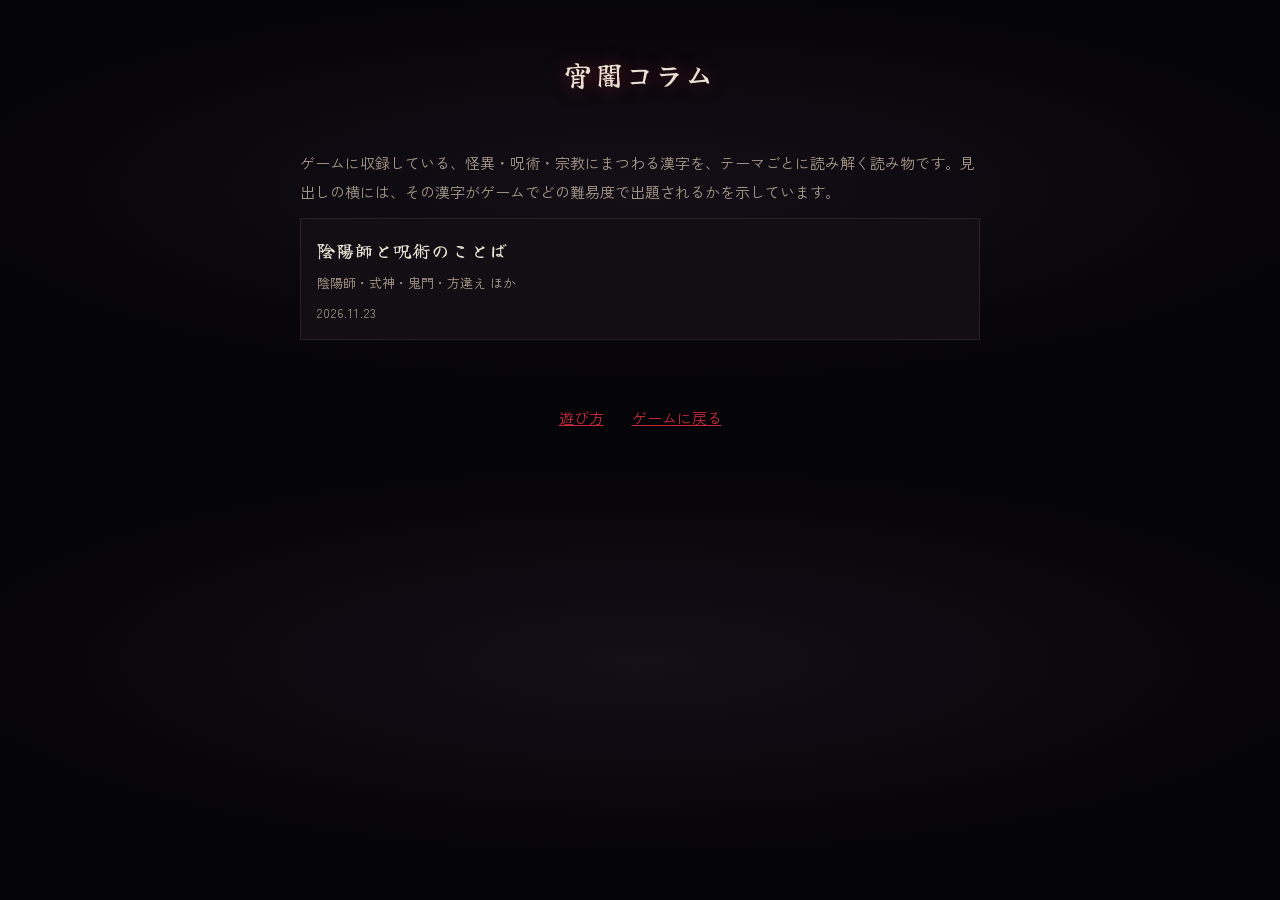
<file: column/index.html>
<!DOCTYPE html>
<html lang="ja">
<head>
<meta charset="UTF-8">
<meta name="viewport" content="width=device-width, initial-scale=1.0">
<title>宵闇コラム | 宵闇漢字解奇譚</title>
<meta name="description" content="ホラー漢字クイズ「宵闇漢字解奇譚」に収録した、怪異・呪術・宗教にまつわる難読漢字の読みと由来を、テーマごとに解説する読み物です。">
<!-- Google アナリティクス -->
<script async src="https://www.googletagmanager.com/gtag/js?id=G-P592WETBHK"></script>
<script>
  window.dataLayer = window.dataLayer || [];
  function gtag(){dataLayer.push(arguments);}
  gtag('js', new Date());
  gtag('config', 'G-P592WETBHK');
</script>
<link rel="icon" type="image/png" sizes="32x32" href="../assets/icons/favicon-32.png">
<link rel="apple-touch-icon" href="../assets/icons/apple-touch-icon.png">
<meta name="theme-color" content="#000000">
<link rel="preconnect" href="https://fonts.googleapis.com">
<link rel="preconnect" href="https://fonts.gstatic.com" crossorigin>
<link href="https://fonts.googleapis.com/css2?family=Yuji+Syuku&family=Zen+Kaku+Gothic+New:wght@400;500;700;900&display=swap" rel="stylesheet">
<link rel="stylesheet" href="../css/base.css">
<link rel="stylesheet" href="../css/legal.css">
<link rel="stylesheet" href="../css/column.css">
</head>
<body>
<main class="legal">
  <h1>宵闇コラム</h1>
  <p class="site-name"></p>

  <p class="lead">ゲームに収録している、怪異・呪術・宗教にまつわる漢字を、テーマごとに読み解く読み物です。見出しの横には、その漢字がゲームでどの難易度で出題されるかを示しています。</p>

  <!-- コラムの一覧。新しいものを上に足していく -->
  <ul class="column-list">
    <li>
      <a href="onmyoji.html">
        <span class="column-title">陰陽師と呪術のことば</span>
        <span class="column-desc">陰陽師・式神・鬼門・方違え ほか</span>
        <span class="column-date">2026.11.23</span>
      </a>
    </li>
  </ul>

  <nav class="column-nav">
    <a class="back" href="../howto.html">遊び方</a>
    <a class="back" href="../">ゲームに戻る</a>
  </nav>
</main>
</body>
</html>
</file>
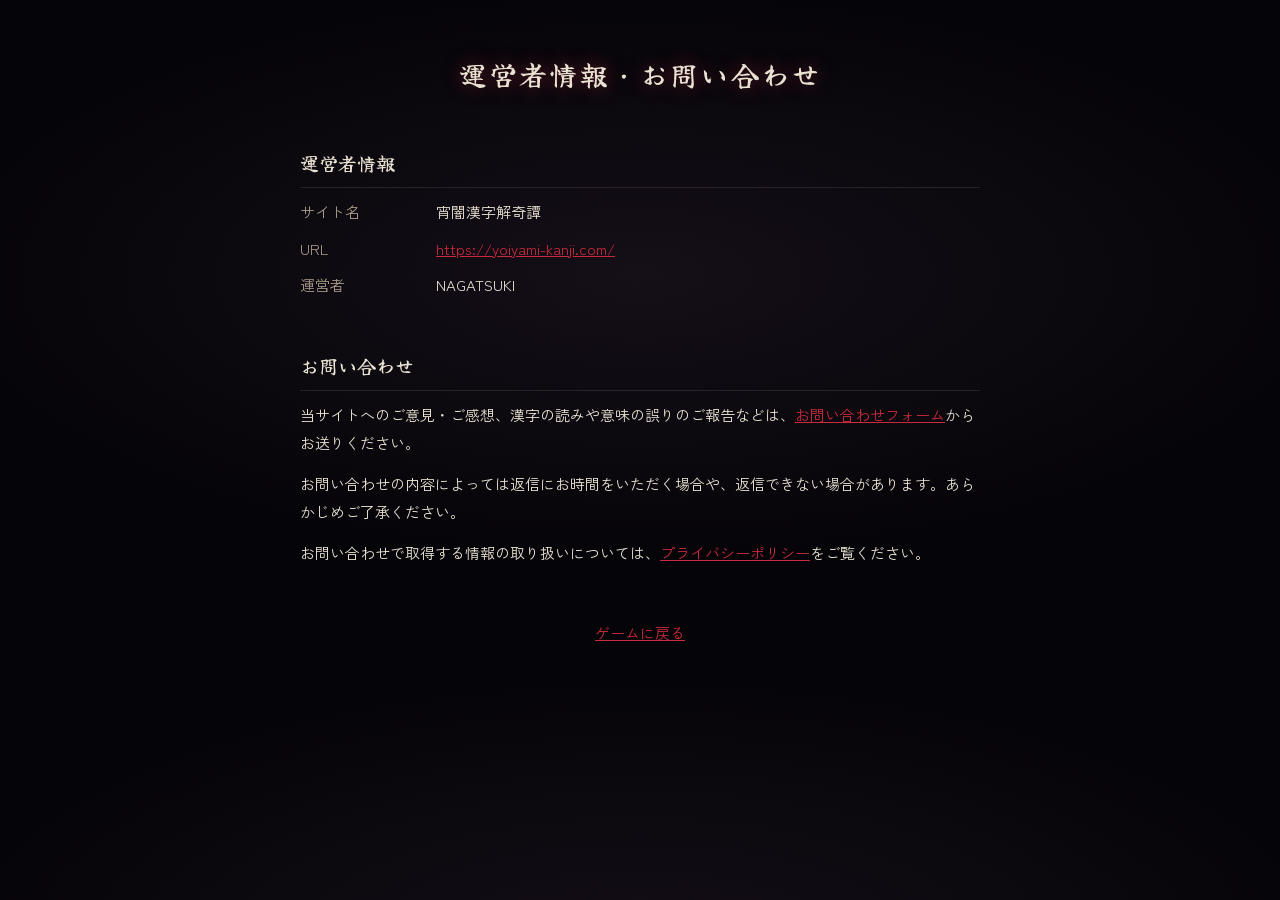
<file: contact.html>
<!DOCTYPE html>
<html lang="ja">
<head>
<meta charset="UTF-8">
<meta name="viewport" content="width=device-width, initial-scale=1.0">
<title>運営者情報・お問い合わせ | 宵闇漢字解奇譚</title>
<meta name="description" content="宵闇漢字解奇譚の運営者情報とお問い合わせ先">
<!-- Google アナリティクス -->
<script async src="https://www.googletagmanager.com/gtag/js?id=G-P592WETBHK"></script>
<script>
  window.dataLayer = window.dataLayer || [];
  function gtag(){dataLayer.push(arguments);}
  gtag('js', new Date());
  gtag('config', 'G-P592WETBHK');
</script>
<link rel="icon" type="image/png" sizes="32x32" href="assets/icons/favicon-32.png">
<link rel="apple-touch-icon" href="assets/icons/apple-touch-icon.png">
<meta name="theme-color" content="#000000">
<link rel="preconnect" href="https://fonts.googleapis.com">
<link rel="preconnect" href="https://fonts.gstatic.com" crossorigin>
<link href="https://fonts.googleapis.com/css2?family=Yuji+Syuku&family=Zen+Kaku+Gothic+New:wght@400;500;700;900&display=swap" rel="stylesheet">
<link rel="stylesheet" href="css/base.css">
<link rel="stylesheet" href="css/legal.css">
</head>
<body>
<main class="legal">
  <h1>運営者情報・お問い合わせ</h1>
  <h2>運営者情報</h2>
  <dl>
    <dt>サイト名</dt>
    <dd>宵闇漢字解奇譚</dd>
    <dt>URL</dt>
    <dd><a href="https://yoiyami-kanji.com/">https://yoiyami-kanji.com/</a></dd>
    <dt>運営者</dt>
    <dd>NAGATSUKI</dd>
  </dl>

  <h2>お問い合わせ</h2>
  <p>当サイトへのご意見・ご感想、漢字の読みや意味の誤りのご報告などは、<a href="https://forms.gle/h8VcTGYuDnw2Cc6c6" target="_blank" rel="noopener">お問い合わせフォーム</a>からお送りください。</p>
  <p>お問い合わせの内容によっては返信にお時間をいただく場合や、返信できない場合があります。あらかじめご了承ください。</p>
  <p>お問い合わせで取得する情報の取り扱いについては、<a href="privacy.html">プライバシーポリシー</a>をご覧ください。</p>

  <a class="back" href="./">ゲームに戻る</a>
</main>
</body>
</html>
</file>
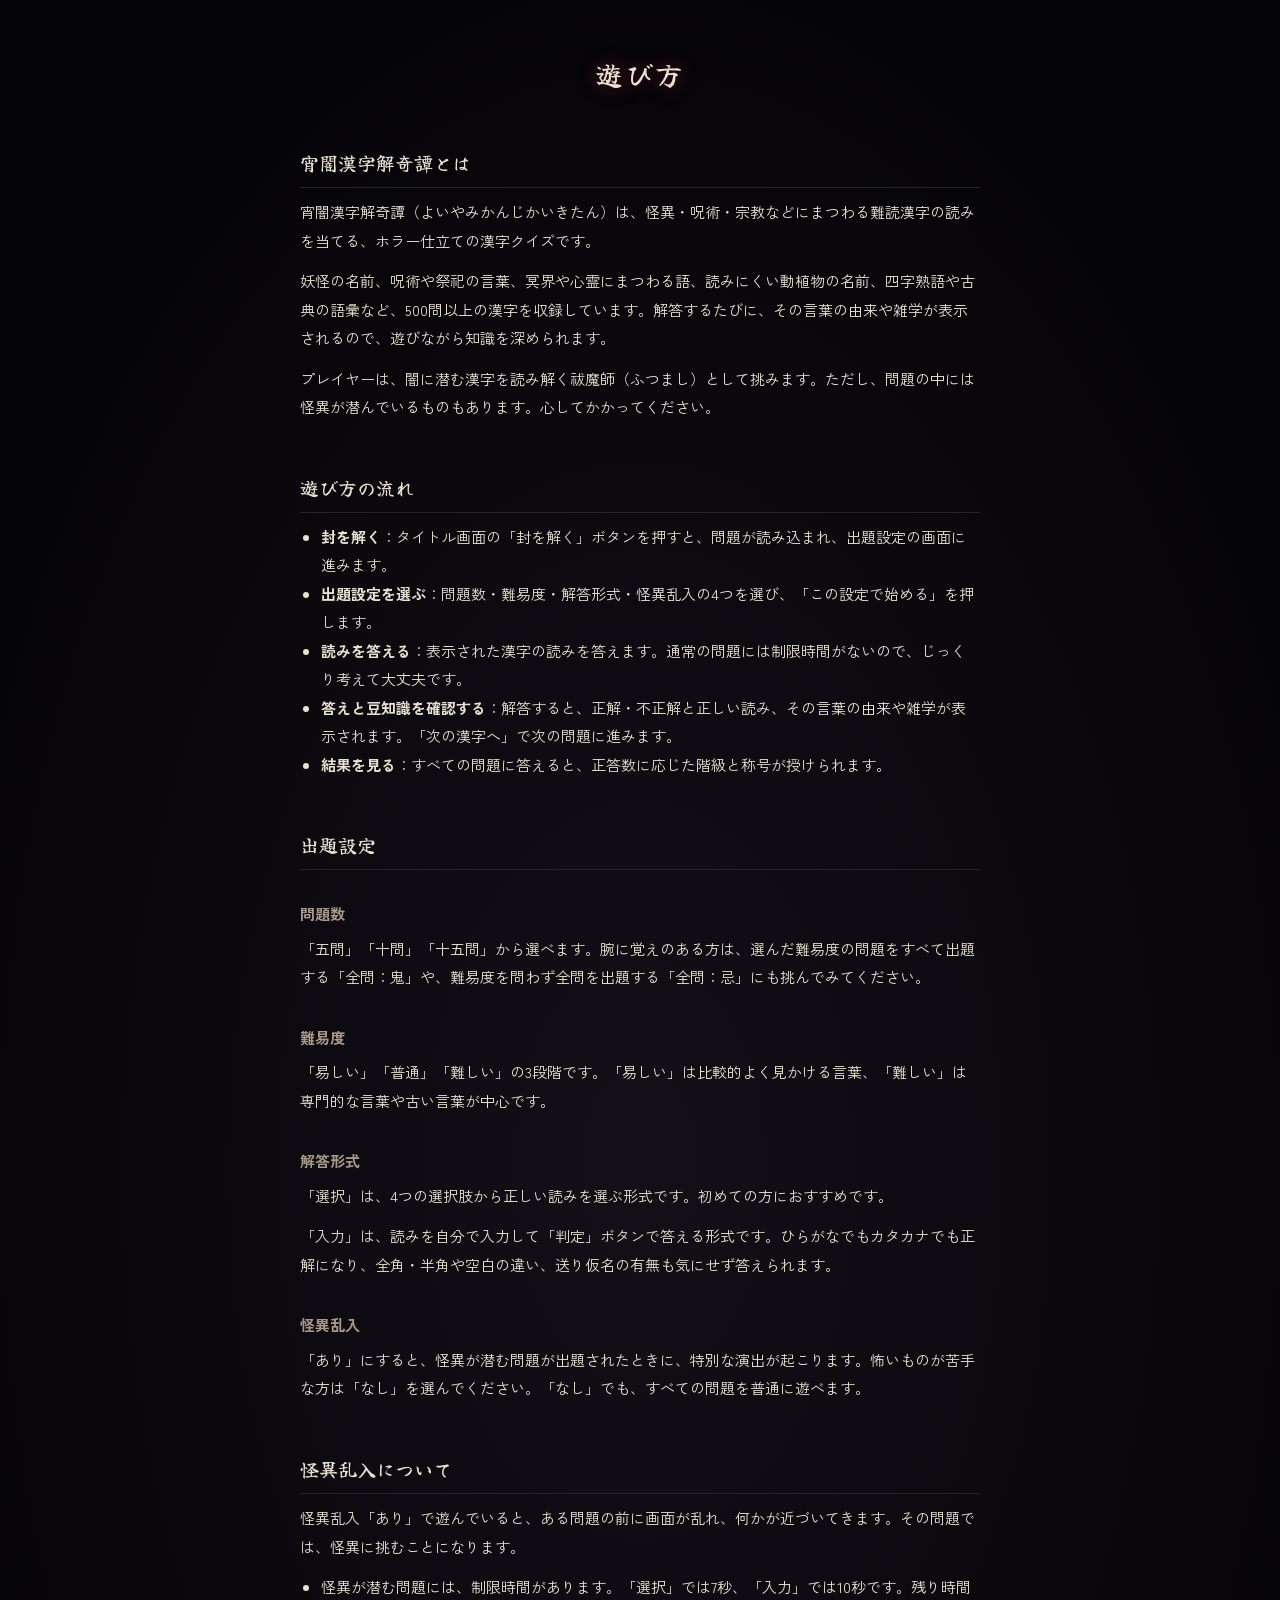
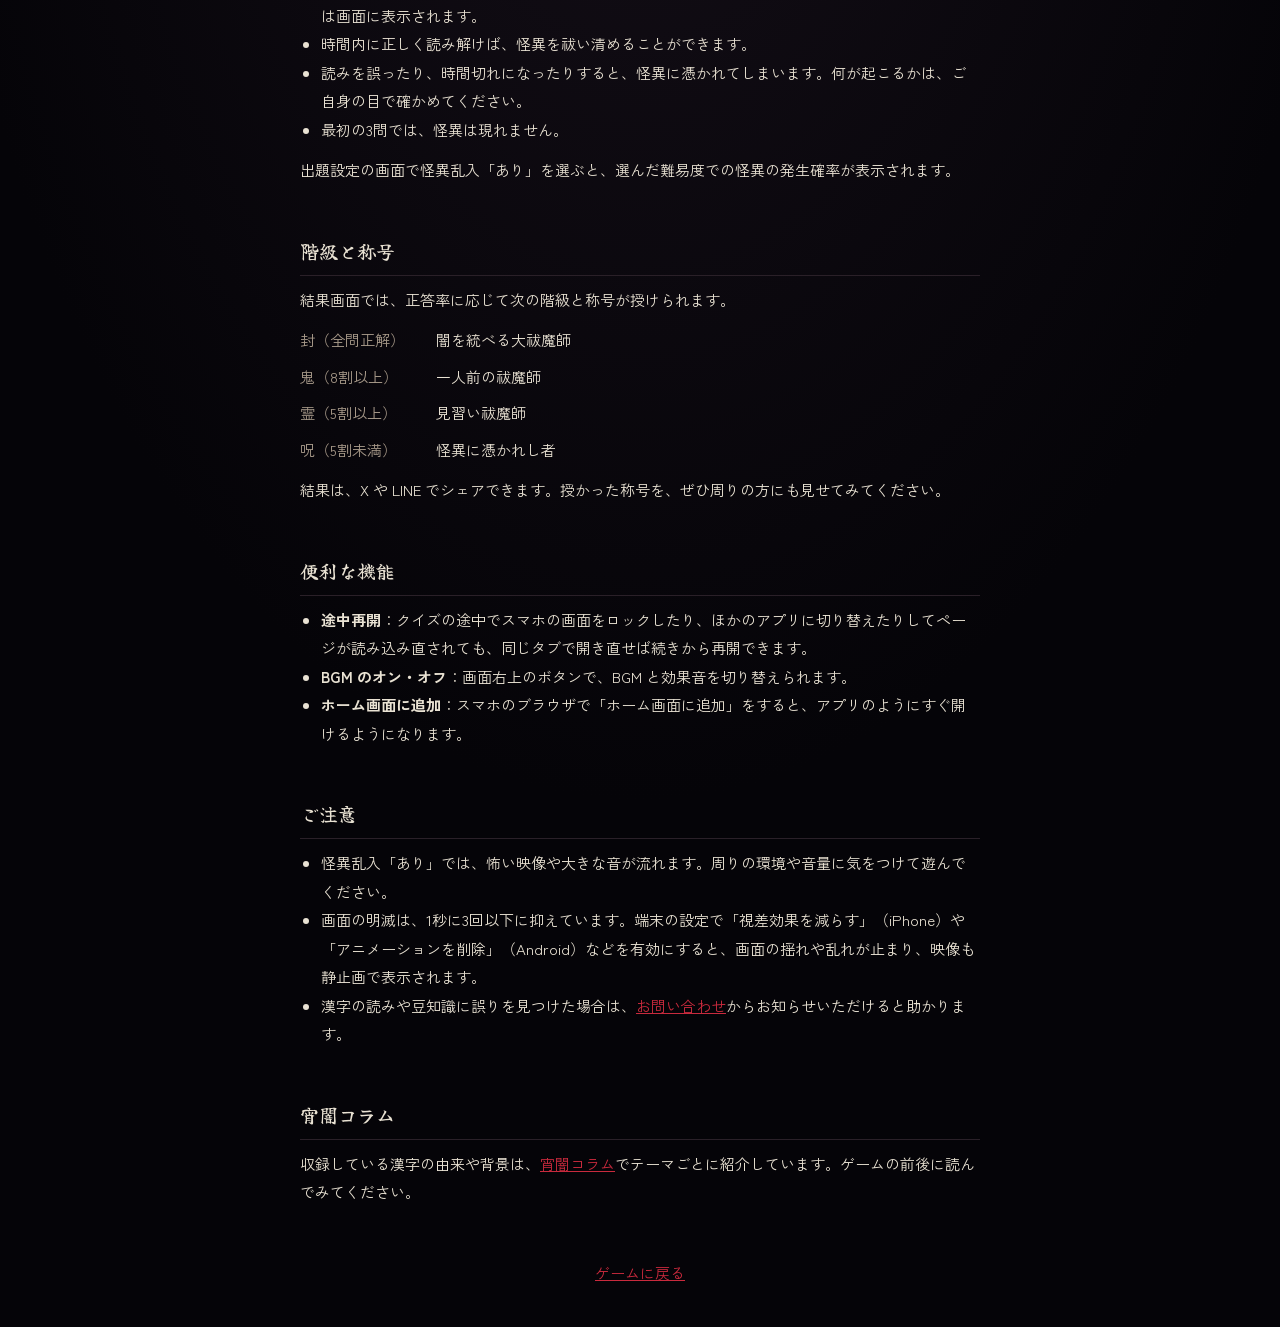
<file: howto.html>
<!DOCTYPE html>
<html lang="ja">
<head>
<meta charset="UTF-8">
<meta name="viewport" content="width=device-width, initial-scale=1.0">
<title>遊び方 | 宵闇漢字解奇譚</title>
<meta name="description" content="怪異・呪術・宗教にまつわる難読漢字の読みを当てるホラー漢字クイズ「宵闇漢字解奇譚」の遊び方">
<!-- Google アナリティクス -->
<script async src="https://www.googletagmanager.com/gtag/js?id=G-P592WETBHK"></script>
<script>
  window.dataLayer = window.dataLayer || [];
  function gtag(){dataLayer.push(arguments);}
  gtag('js', new Date());
  gtag('config', 'G-P592WETBHK');
</script>
<link rel="icon" type="image/png" sizes="32x32" href="assets/icons/favicon-32.png">
<link rel="apple-touch-icon" href="assets/icons/apple-touch-icon.png">
<meta name="theme-color" content="#000000">
<link rel="preconnect" href="https://fonts.googleapis.com">
<link rel="preconnect" href="https://fonts.gstatic.com" crossorigin>
<link href="https://fonts.googleapis.com/css2?family=Yuji+Syuku&family=Zen+Kaku+Gothic+New:wght@400;500;700;900&display=swap" rel="stylesheet">
<link rel="stylesheet" href="css/base.css">
<link rel="stylesheet" href="css/legal.css">
</head>
<body>
<main class="legal">
  <h1>遊び方</h1>

  <h2>宵闇漢字解奇譚とは</h2>
  <p>宵闇漢字解奇譚（よいやみかんじかいきたん）は、怪異・呪術・宗教などにまつわる難読漢字の読みを当てる、ホラー仕立ての漢字クイズです。</p>
  <p>妖怪の名前、呪術や祭祀の言葉、冥界や心霊にまつわる語、読みにくい動植物の名前、四字熟語や古典の語彙など、500問以上の漢字を収録しています。解答するたびに、その言葉の由来や雑学が表示されるので、遊びながら知識を深められます。</p>
  <p>プレイヤーは、闇に潜む漢字を読み解く祓魔師（ふつまし）として挑みます。ただし、問題の中には怪異が潜んでいるものもあります。心してかかってください。</p>

  <h2>遊び方の流れ</h2>
  <ul>
    <li><strong>封を解く</strong>：タイトル画面の「封を解く」ボタンを押すと、問題が読み込まれ、出題設定の画面に進みます。</li>
    <li><strong>出題設定を選ぶ</strong>：問題数・難易度・解答形式・怪異乱入の4つを選び、「この設定で始める」を押します。</li>
    <li><strong>読みを答える</strong>：表示された漢字の読みを答えます。通常の問題には制限時間がないので、じっくり考えて大丈夫です。</li>
    <li><strong>答えと豆知識を確認する</strong>：解答すると、正解・不正解と正しい読み、その言葉の由来や雑学が表示されます。「次の漢字へ」で次の問題に進みます。</li>
    <li><strong>結果を見る</strong>：すべての問題に答えると、正答数に応じた階級と称号が授けられます。</li>
  </ul>

  <h2>出題設定</h2>
  <h3>問題数</h3>
  <p>「五問」「十問」「十五問」から選べます。腕に覚えのある方は、選んだ難易度の問題をすべて出題する「全問：鬼」や、難易度を問わず全問を出題する「全問：忌」にも挑んでみてください。</p>
  <h3>難易度</h3>
  <p>「易しい」「普通」「難しい」の3段階です。「易しい」は比較的よく見かける言葉、「難しい」は専門的な言葉や古い言葉が中心です。</p>
  <h3>解答形式</h3>
  <p>「選択」は、4つの選択肢から正しい読みを選ぶ形式です。初めての方におすすめです。</p>
  <p>「入力」は、読みを自分で入力して「判定」ボタンで答える形式です。ひらがなでもカタカナでも正解になり、全角・半角や空白の違い、送り仮名の有無も気にせず答えられます。</p>
  <h3>怪異乱入</h3>
  <p>「あり」にすると、怪異が潜む問題が出題されたときに、特別な演出が起こります。怖いものが苦手な方は「なし」を選んでください。「なし」でも、すべての問題を普通に遊べます。</p>

  <h2>怪異乱入について</h2>
  <p>怪異乱入「あり」で遊んでいると、ある問題の前に画面が乱れ、何かが近づいてきます。その問題では、怪異に挑むことになります。</p>
  <ul>
    <li>怪異が潜む問題には、制限時間があります。「選択」では7秒、「入力」では10秒です。残り時間は画面に表示されます。</li>
    <li>時間内に正しく読み解けば、怪異を祓い清めることができます。</li>
    <li>読みを誤ったり、時間切れになったりすると、怪異に憑かれてしまいます。何が起こるかは、ご自身の目で確かめてください。</li>
    <li>最初の3問では、怪異は現れません。</li>
  </ul>
  <p>出題設定の画面で怪異乱入「あり」を選ぶと、選んだ難易度での怪異の発生確率が表示されます。</p>

  <h2>階級と称号</h2>
  <p>結果画面では、正答率に応じて次の階級と称号が授けられます。</p>
  <dl>
    <dt>封（全問正解）</dt>
    <dd>闇を統べる大祓魔師</dd>
    <dt>鬼（8割以上）</dt>
    <dd>一人前の祓魔師</dd>
    <dt>霊（5割以上）</dt>
    <dd>見習い祓魔師</dd>
    <dt>呪（5割未満）</dt>
    <dd>怪異に憑かれし者</dd>
  </dl>
  <p>結果は、X や LINE でシェアできます。授かった称号を、ぜひ周りの方にも見せてみてください。</p>

  <h2>便利な機能</h2>
  <ul>
    <li><strong>途中再開</strong>：クイズの途中でスマホの画面をロックしたり、ほかのアプリに切り替えたりしてページが読み込み直されても、同じタブで開き直せば続きから再開できます。</li>
    <li><strong>BGM のオン・オフ</strong>：画面右上のボタンで、BGM と効果音を切り替えられます。</li>
    <li><strong>ホーム画面に追加</strong>：スマホのブラウザで「ホーム画面に追加」をすると、アプリのようにすぐ開けるようになります。</li>
  </ul>

  <h2>ご注意</h2>
  <ul>
    <li>怪異乱入「あり」では、怖い映像や大きな音が流れます。周りの環境や音量に気をつけて遊んでください。</li>
    <li>画面の明滅は、1秒に3回以下に抑えています。端末の設定で「視差効果を減らす」（iPhone）や「アニメーションを削除」（Android）などを有効にすると、画面の揺れや乱れが止まり、映像も静止画で表示されます。</li>
    <li>漢字の読みや豆知識に誤りを見つけた場合は、<a href="contact.html">お問い合わせ</a>からお知らせいただけると助かります。</li>
  </ul>

  <h2>宵闇コラム</h2>
  <p>収録している漢字の由来や背景は、<a href="column/">宵闇コラム</a>でテーマごとに紹介しています。ゲームの前後に読んでみてください。</p>

  <a class="back" href="./">ゲームに戻る</a>
</main>
</body>
</html>
</file>
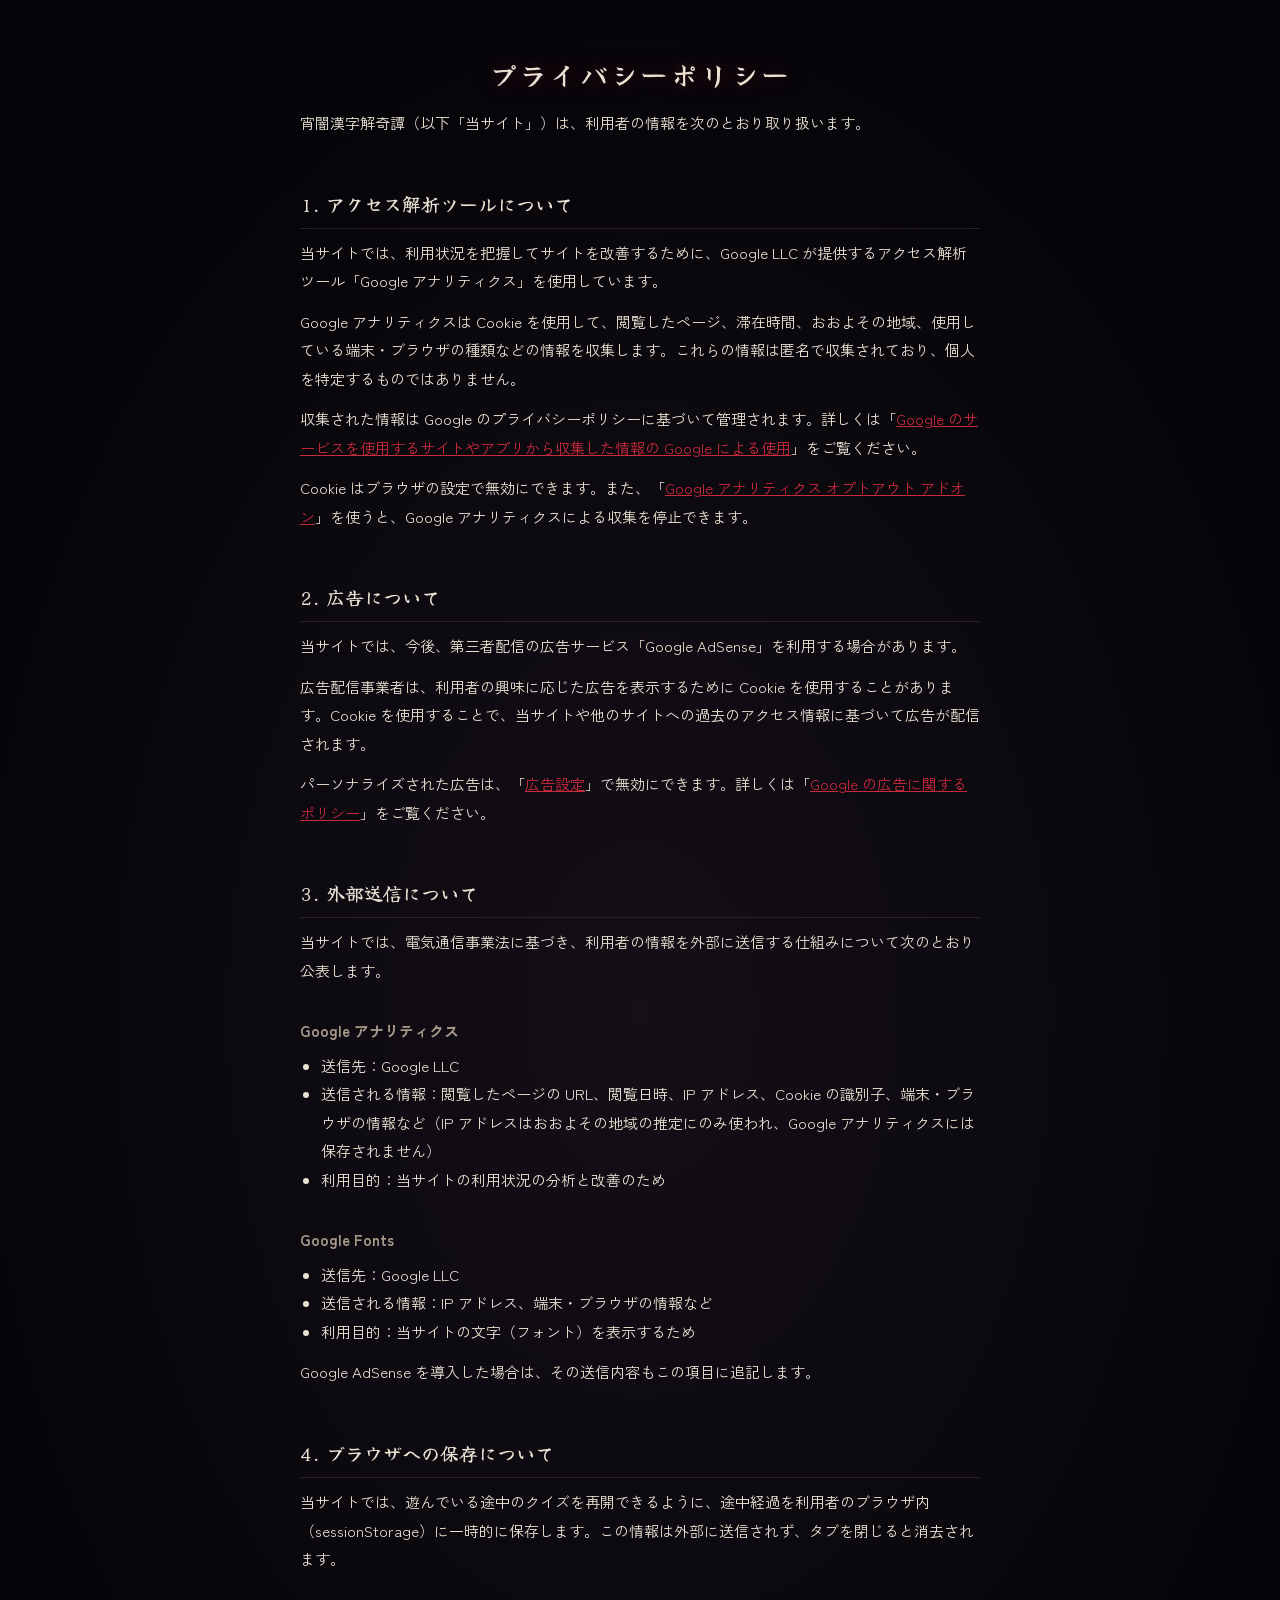
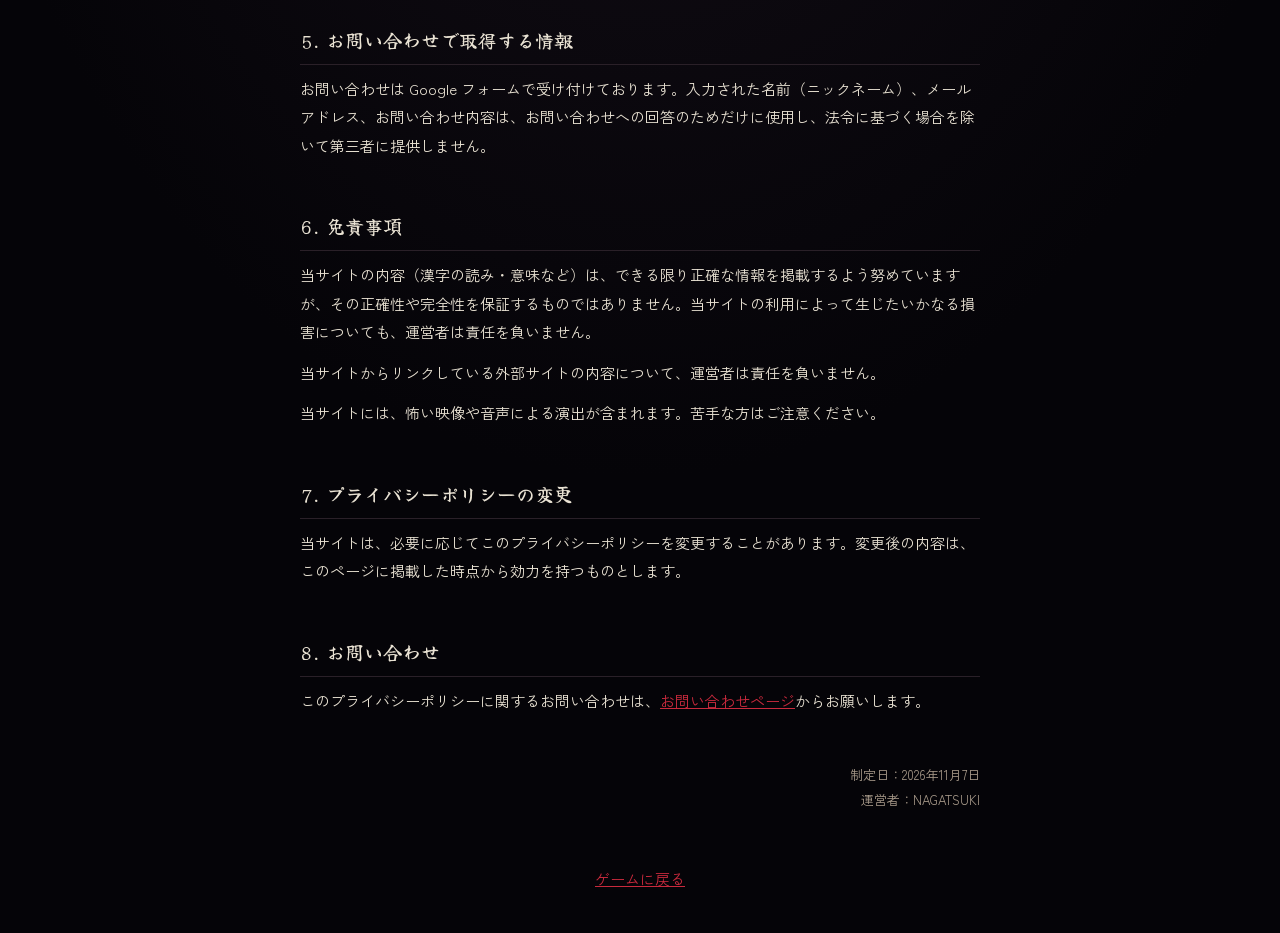
<file: privacy.html>
<!DOCTYPE html>
<html lang="ja">
<head>
<meta charset="UTF-8">
<meta name="viewport" content="width=device-width, initial-scale=1.0">
<title>プライバシーポリシー | 宵闇漢字解奇譚</title>
<meta name="description" content="宵闇漢字解奇譚のプライバシーポリシー">
<!-- Google アナリティクス -->
<script async src="https://www.googletagmanager.com/gtag/js?id=G-P592WETBHK"></script>
<script>
  window.dataLayer = window.dataLayer || [];
  function gtag(){dataLayer.push(arguments);}
  gtag('js', new Date());
  gtag('config', 'G-P592WETBHK');
</script>
<link rel="icon" type="image/png" sizes="32x32" href="assets/icons/favicon-32.png">
<link rel="apple-touch-icon" href="assets/icons/apple-touch-icon.png">
<meta name="theme-color" content="#000000">
<link rel="preconnect" href="https://fonts.googleapis.com">
<link rel="preconnect" href="https://fonts.gstatic.com" crossorigin>
<link href="https://fonts.googleapis.com/css2?family=Yuji+Syuku&family=Zen+Kaku+Gothic+New:wght@400;500;700;900&display=swap" rel="stylesheet">
<link rel="stylesheet" href="css/base.css">
<link rel="stylesheet" href="css/legal.css">
</head>
<body>
<main class="legal">
  <h1>プライバシーポリシー</h1>
  <p>宵闇漢字解奇譚（以下「当サイト」）は、利用者の情報を次のとおり取り扱います。</p>

  <h2>1. アクセス解析ツールについて</h2>
  <p>当サイトでは、利用状況を把握してサイトを改善するために、Google LLC が提供するアクセス解析ツール「Google アナリティクス」を使用しています。</p>
  <p>Google アナリティクスは Cookie を使用して、閲覧したページ、滞在時間、おおよその地域、使用している端末・ブラウザの種類などの情報を収集します。これらの情報は匿名で収集されており、個人を特定するものではありません。</p>
  <p>収集された情報は Google のプライバシーポリシーに基づいて管理されます。詳しくは「<a href="https://policies.google.com/technologies/partner-sites?hl=ja" target="_blank" rel="noopener">Google のサービスを使用するサイトやアプリから収集した情報の Google による使用</a>」をご覧ください。</p>
  <p>Cookie はブラウザの設定で無効にできます。また、「<a href="https://tools.google.com/dlpage/gaoptout?hl=ja" target="_blank" rel="noopener">Google アナリティクス オプトアウト アドオン</a>」を使うと、Google アナリティクスによる収集を停止できます。</p>

  <h2>2. 広告について</h2>
  <p>当サイトでは、今後、第三者配信の広告サービス「Google AdSense」を利用する場合があります。</p>
  <p>広告配信事業者は、利用者の興味に応じた広告を表示するために Cookie を使用することがあります。Cookie を使用することで、当サイトや他のサイトへの過去のアクセス情報に基づいて広告が配信されます。</p>
  <p>パーソナライズされた広告は、「<a href="https://adssettings.google.com/" target="_blank" rel="noopener">広告設定</a>」で無効にできます。詳しくは「<a href="https://policies.google.com/technologies/ads?hl=ja" target="_blank" rel="noopener">Google の広告に関するポリシー</a>」をご覧ください。</p>

  <h2>3. 外部送信について</h2>
  <p>当サイトでは、電気通信事業法に基づき、利用者の情報を外部に送信する仕組みについて次のとおり公表します。</p>

  <h3>Google アナリティクス</h3>
  <ul>
    <li>送信先：Google LLC</li>
    <li>送信される情報：閲覧したページの URL、閲覧日時、IP アドレス、Cookie の識別子、端末・ブラウザの情報など（IP アドレスはおおよその地域の推定にのみ使われ、Google アナリティクスには保存されません）</li>
    <li>利用目的：当サイトの利用状況の分析と改善のため</li>
  </ul>

  <h3>Google Fonts</h3>
  <ul>
    <li>送信先：Google LLC</li>
    <li>送信される情報：IP アドレス、端末・ブラウザの情報など</li>
    <li>利用目的：当サイトの文字（フォント）を表示するため</li>
  </ul>

  <p>Google AdSense を導入した場合は、その送信内容もこの項目に追記します。</p>

  <h2>4. ブラウザへの保存について</h2>
  <p>当サイトでは、遊んでいる途中のクイズを再開できるように、途中経過を利用者のブラウザ内（sessionStorage）に一時的に保存します。この情報は外部に送信されず、タブを閉じると消去されます。</p>

  <h2>5. お問い合わせで取得する情報</h2>
  <p>お問い合わせは Google フォームで受け付けております。入力された名前（ニックネーム）、メールアドレス、お問い合わせ内容は、お問い合わせへの回答のためだけに使用し、法令に基づく場合を除いて第三者に提供しません。</p>

  <h2>6. 免責事項</h2>
  <p>当サイトの内容（漢字の読み・意味など）は、できる限り正確な情報を掲載するよう努めていますが、その正確性や完全性を保証するものではありません。当サイトの利用によって生じたいかなる損害についても、運営者は責任を負いません。</p>
  <p>当サイトからリンクしている外部サイトの内容について、運営者は責任を負いません。</p>
  <p>当サイトには、怖い映像や音声による演出が含まれます。苦手な方はご注意ください。</p>

  <h2>7. プライバシーポリシーの変更</h2>
  <p>当サイトは、必要に応じてこのプライバシーポリシーを変更することがあります。変更後の内容は、このページに掲載した時点から効力を持つものとします。</p>

  <h2>8. お問い合わせ</h2>
  <p>このプライバシーポリシーに関するお問い合わせは、<a href="contact.html">お問い合わせページ</a>からお願いします。</p>

  <p class="date">制定日：2026年11月7日<br>運営者：NAGATSUKI</p>

  <a class="back" href="./">ゲームに戻る</a>
</main>
</body>
</html>
</file>
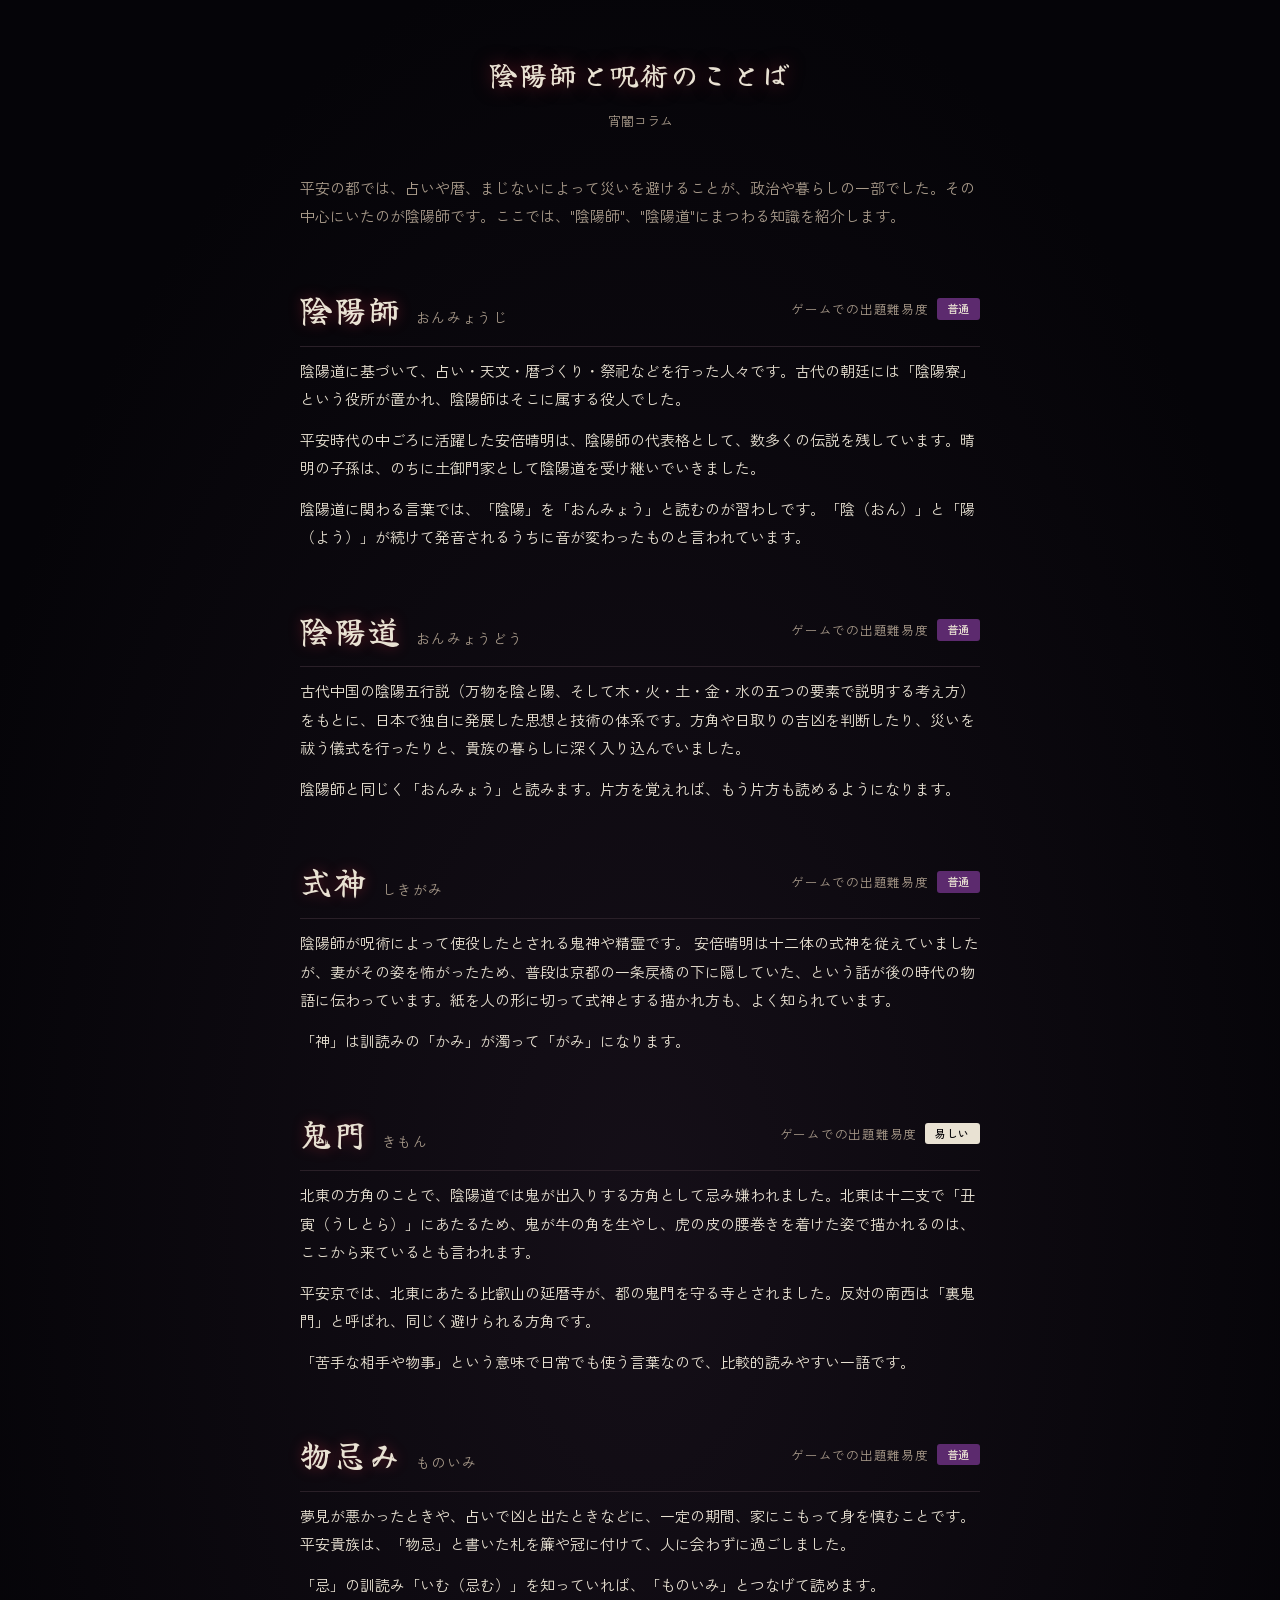
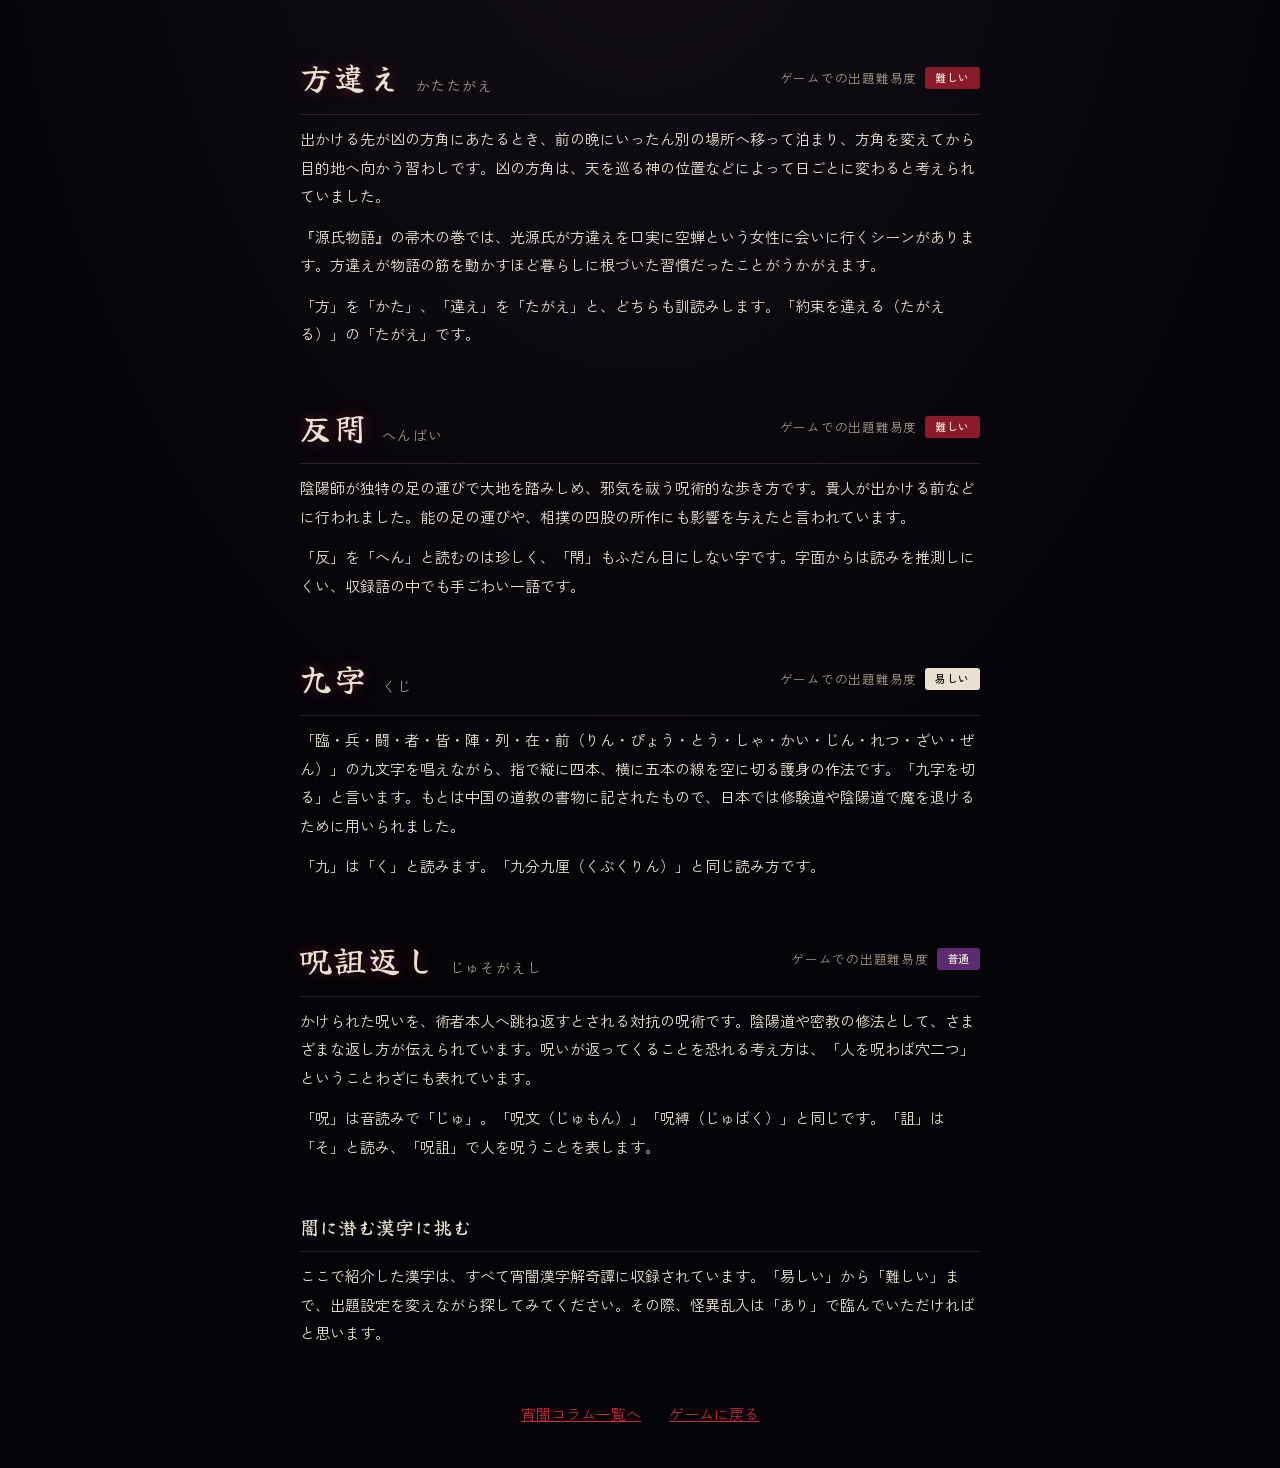
<file: column/onmyoji.html>
<!DOCTYPE html>
<html lang="ja">
<head>
<meta charset="UTF-8">
<meta name="viewport" content="width=device-width, initial-scale=1.0">
<title>陰陽師と呪術のことば | 宵闇コラム | 宵闇漢字解奇譚</title>
<meta name="description" content="陰陽師・式神・鬼門・方違え・反閇など、陰陽道と呪術にまつわる難読漢字の読みと由来を解説します。">
<!-- Google アナリティクス -->
<script async src="https://www.googletagmanager.com/gtag/js?id=G-P592WETBHK"></script>
<script>
  window.dataLayer = window.dataLayer || [];
  function gtag(){dataLayer.push(arguments);}
  gtag('js', new Date());
  gtag('config', 'G-P592WETBHK');
</script>
<link rel="icon" type="image/png" sizes="32x32" href="../assets/icons/favicon-32.png">
<link rel="apple-touch-icon" href="../assets/icons/apple-touch-icon.png">
<meta name="theme-color" content="#000000">
<link rel="preconnect" href="https://fonts.googleapis.com">
<link rel="preconnect" href="https://fonts.gstatic.com" crossorigin>
<link href="https://fonts.googleapis.com/css2?family=Yuji+Syuku&family=Zen+Kaku+Gothic+New:wght@400;500;700;900&display=swap" rel="stylesheet">
<link rel="stylesheet" href="../css/base.css">
<link rel="stylesheet" href="../css/legal.css">
<link rel="stylesheet" href="../css/column.css">
</head>
<body>
<main class="legal">
  <h1>陰陽師と呪術のことば</h1>
  <p class="site-name">宵闇コラム</p>

  <p class="lead">平安の都では、占いや暦、まじないによって災いを避けることが、政治や暮らしの一部でした。その中心にいたのが陰陽師です。ここでは、"陰陽師"、"陰陽道"にまつわる知識を紹介します。</p>

  <h2 class="kanji-head"><span class="kanji">陰陽師</span><span class="yomi">おんみょうじ</span><span class="level-wrap">ゲームでの出題難易度<span class="level level-normal">普通</span></span></h2>
  <p>陰陽道に基づいて、占い・天文・暦づくり・祭祀などを行った人々です。古代の朝廷には「陰陽寮」という役所が置かれ、陰陽師はそこに属する役人でした。</p>
  <p>平安時代の中ごろに活躍した安倍晴明は、陰陽師の代表格として、数多くの伝説を残しています。晴明の子孫は、のちに土御門家として陰陽道を受け継いでいきました。</p>
  <p>陰陽道に関わる言葉では、「陰陽」を「おんみょう」と読むのが習わしです。「陰（おん）」と「陽（よう）」が続けて発音されるうちに音が変わったものと言われています。</p>

  <h2 class="kanji-head"><span class="kanji">陰陽道</span><span class="yomi">おんみょうどう</span><span class="level-wrap">ゲームでの出題難易度<span class="level level-normal">普通</span></span></h2>
  <p>古代中国の陰陽五行説（万物を陰と陽、そして木・火・土・金・水の五つの要素で説明する考え方）をもとに、日本で独自に発展した思想と技術の体系です。方角や日取りの吉凶を判断したり、災いを祓う儀式を行ったりと、貴族の暮らしに深く入り込んでいました。</p>
  <p>陰陽師と同じく「おんみょう」と読みます。片方を覚えれば、もう片方も読めるようになります。</p>

  <h2 class="kanji-head"><span class="kanji">式神</span><span class="yomi">しきがみ</span><span class="level-wrap">ゲームでの出題難易度<span class="level level-normal">普通</span></span></h2>
  <p>陰陽師が呪術によって使役したとされる鬼神や精霊です。
  安倍晴明は十二体の式神を従えていましたが、妻がその姿を怖がったため、普段は京都の一条戻橋の下に隠していた、という話が後の時代の物語に伝わっています。紙を人の形に切って式神とする描かれ方も、よく知られています。</p>
  <p>「神」は訓読みの「かみ」が濁って「がみ」になります。</p>

  <h2 class="kanji-head"><span class="kanji">鬼門</span><span class="yomi">きもん</span><span class="level-wrap">ゲームでの出題難易度<span class="level level-easy">易しい</span></span></h2>
  <p>北東の方角のことで、陰陽道では鬼が出入りする方角として忌み嫌われました。北東は十二支で「丑寅（うしとら）」にあたるため、鬼が牛の角を生やし、虎の皮の腰巻きを着けた姿で描かれるのは、ここから来ているとも言われます。</p>
  <p>平安京では、北東にあたる比叡山の延暦寺が、都の鬼門を守る寺とされました。反対の南西は「裏鬼門」と呼ばれ、同じく避けられる方角です。</p>
  <p>「苦手な相手や物事」という意味で日常でも使う言葉なので、比較的読みやすい一語です。</p>

  <h2 class="kanji-head"><span class="kanji">物忌み</span><span class="yomi">ものいみ</span><span class="level-wrap">ゲームでの出題難易度<span class="level level-normal">普通</span></span></h2>
  <p>夢見が悪かったときや、占いで凶と出たときなどに、一定の期間、家にこもって身を慎むことです。平安貴族は、「物忌」と書いた札を簾や冠に付けて、人に会わずに過ごしました。</p>
  <p>「忌」の訓読み「いむ（忌む）」を知っていれば、「ものいみ」とつなげて読めます。</p>

  <h2 class="kanji-head"><span class="kanji">方違え</span><span class="yomi">かたたがえ</span><span class="level-wrap">ゲームでの出題難易度<span class="level level-hard">難しい</span></span></h2>
  <p>出かける先が凶の方角にあたるとき、前の晩にいったん別の場所へ移って泊まり、方角を変えてから目的地へ向かう習わしです。凶の方角は、天を巡る神の位置などによって日ごとに変わると考えられていました。</p>
  <p>『源氏物語』の帚木の巻では、光源氏が方違えを口実に空蝉という女性に会いに行くシーンがあります。方違えが物語の筋を動かすほど暮らしに根づいた習慣だったことがうかがえます。</p>
  <p>「方」を「かた」、「違え」を「たがえ」と、どちらも訓読みします。「約束を違える（たがえる）」の「たがえ」です。</p>

  <h2 class="kanji-head"><span class="kanji">反閇</span><span class="yomi">へんばい</span><span class="level-wrap">ゲームでの出題難易度<span class="level level-hard">難しい</span></span></h2>
  <p>陰陽師が独特の足の運びで大地を踏みしめ、邪気を祓う呪術的な歩き方です。貴人が出かける前などに行われました。能の足の運びや、相撲の四股の所作にも影響を与えたと言われています。</p>
  <p>「反」を「へん」と読むのは珍しく、「閇」もふだん目にしない字です。字面からは読みを推測しにくい、収録語の中でも手ごわい一語です。</p>

  <h2 class="kanji-head"><span class="kanji">九字</span><span class="yomi">くじ</span><span class="level-wrap">ゲームでの出題難易度<span class="level level-easy">易しい</span></span></h2>
  <p>「臨・兵・闘・者・皆・陣・列・在・前（りん・ぴょう・とう・しゃ・かい・じん・れつ・ざい・ぜん）」の九文字を唱えながら、指で縦に四本、横に五本の線を空に切る護身の作法です。「九字を切る」と言います。もとは中国の道教の書物に記されたもので、日本では修験道や陰陽道で魔を退けるために用いられました。</p>
  <p>「九」は「く」と読みます。「九分九厘（くぶくりん）」と同じ読み方です。</p>

  <h2 class="kanji-head"><span class="kanji">呪詛返し</span><span class="yomi">じゅそがえし</span><span class="level-wrap">ゲームでの出題難易度<span class="level level-normal">普通</span></span></h2>
  <p>かけられた呪いを、術者本人へ跳ね返すとされる対抗の呪術です。陰陽道や密教の修法として、さまざまな返し方が伝えられています。呪いが返ってくることを恐れる考え方は、「人を呪わば穴二つ」ということわざにも表れています。</p>
  <p>「呪」は音読みで「じゅ」。「呪文（じゅもん）」「呪縛（じゅばく）」と同じです。「詛」は「そ」と読み、「呪詛」で人を呪うことを表します。</p>

  <h2>闇に潜む漢字に挑む</h2>
  <p>ここで紹介した漢字は、すべて宵闇漢字解奇譚に収録されています。「易しい」から「難しい」まで、出題設定を変えながら探してみてください。その際、怪異乱入は「あり」で臨んでいただければと思います。</p>

  <nav class="column-nav">
    <a class="back" href="./">宵闇コラム一覧へ</a>
    <a class="back" href="../">ゲームに戻る</a>
  </nav>
</main>
</body>
</html>
</file>
<file: css/base.css>
/* ============================================================
     共通スタイル：色の変数、背景（霧・熾火）、画面の枠組み、共通ボタン、フッター、PC表示
     ============================================================ */
  :root{
    --bg-void:#08070a;
    --bg-panel:#120e14;
    --bg-panel-2:#1a1420;
    --blood:#8b1a2b;
    --blood-bright:#c92a3d;
    --ash-purple:#3d1a4a;
    --ash-purple-2:#5c2a6e;
    --bone:#e9e2d3;
    --bone-dim:#a89a8a;
    --sick-green:#4a7c59;
    --sick-green-bright:#6fbf7f;
    --line:#2a2028;
    --shadow-deep: 0 20px 60px rgba(0,0,0,0.7);
  }

  *{box-sizing:border-box;-webkit-tap-highlight-color:transparent;}

  html,body{
    margin:0;padding:0;height:100%;
    background:var(--bg-void);
    color:var(--bone);
    font-family:'Zen Kaku Gothic New',sans-serif;
    overscroll-behavior:none;
  }

  #app{
    position:relative;
    min-height:100vh;
    min-height:100dvh;
    display:flex;
    flex-direction:column;
    overflow:hidden;
  }

  /* ---------- 背景演出：漂う霧・熾火 ---------- */
  .fog-layer{
    position:fixed;inset:-10% -10%;
    pointer-events:none;
    z-index:0;
    background:
      radial-gradient(ellipse 60% 40% at 20% 15%, rgba(61,26,74,0.35), transparent 60%),
      radial-gradient(ellipse 50% 35% at 85% 80%, rgba(139,26,43,0.22), transparent 60%),
      radial-gradient(ellipse 70% 50% at 50% 100%, rgba(92,42,110,0.18), transparent 65%);
    animation: driftFog 22s ease-in-out infinite alternate;
  }
  @keyframes driftFog{
    0%{ transform: translate(0,0) scale(1); }
    100%{ transform: translate(-2%,3%) scale(1.05); }
  }
  .embers{
    position:fixed;inset:0;pointer-events:none;z-index:0;overflow:hidden;
  }
  .ember{
    position:absolute;bottom:-10px;
    width:3px;height:3px;border-radius:50%;
    background:var(--blood-bright);
    box-shadow:0 0 6px 1px rgba(201,42,61,0.8);
    opacity:0;
    animation-name:emberRise;
    animation-timing-function:linear;
    animation-iteration-count:infinite;
  }
  @keyframes emberRise{
    0%{ transform:translateY(0) translateX(0); opacity:0; }
    8%{ opacity:0.9; }
    90%{ opacity:0.3; }
    100%{ transform:translateY(-110vh) translateX(20px); opacity:0; }
  }

  @media (prefers-reduced-motion: reduce){
    .fog-layer, .ember{ animation:none !important; }
  }

  main{
    position:relative;z-index:1;
    flex:1;
    display:flex;
    flex-direction:column;
    max-width:560px;
    width:100%;
    margin:0 auto;
    padding:20px 18px calc(24px + env(safe-area-inset-bottom));
  }

  .screen{ display:none; flex-direction:column; flex:1; animation:fadeIn .5s ease; }
  .screen.active{ display:flex; }
  /* その場でふわっと現れる（透明度だけを変える）。
     位置をずらすと、margin では高さが一瞬増えてスクロールバーが出て、transform では
     「タイトルへ戻る」リンクの位置の基準が変わって跳ねてしまうため、動きは付けない */
  @keyframes fadeIn{ from{opacity:0;} to{opacity:1;} }

  /* ---------- 共通アイコンボタン（音声・ホーム等） ---------- */
  .icon-btn{
    background:none;border:1px solid var(--line);color:var(--bone-dim);
    width:38px;height:38px;border-radius:100px;font-size:16px;cursor:pointer;flex-shrink:0;
    display:flex;align-items:center;justify-content:center;
    transition:border-color .15s ease, color .15s ease, transform .1s ease;
  }
  .icon-btn:active{ transform:scale(0.92); }

  .sound-control{
    position:absolute;
    top:calc(14px + env(safe-area-inset-top));
    right:14px;
    z-index:15;
    display:flex;
    align-items:center;
    gap:8px;
  }
  .bgm-label{
    font-size:11px;
    letter-spacing:.08em;
    color:var(--bone-dim);
  }
  .global-sound-btn{
    background:rgba(18,14,20,0.7);
    backdrop-filter:blur(4px);
  }

  /* ---------- 共通ボタン ---------- */
  .btn-start{
    font-family:'Yuji Syuku',serif;
    font-size:17px;
    letter-spacing:.12em;
    padding:16px 44px;
    min-height:56px;
    background:linear-gradient(180deg, #2a1420, #1a0d14);
    border:1px solid var(--blood);
    color:var(--bone);
    border-radius:4px;
    box-shadow:0 0 0 1px rgba(139,26,43,0.15) inset, 0 10px 30px rgba(139,26,43,0.25);
    cursor:pointer;
    transition:transform .12s ease, box-shadow .2s ease;
  }
  .btn-start:active{ transform:scale(0.96); }

  .btn-secondary{
    min-height:50px;
    background:var(--bg-panel);
    border:1px solid var(--line);
    color:var(--bone-dim);
    border-radius:6px; font-size:14px; cursor:pointer;
  }

  /* 「タイトルへ戻る」リンク */
  .link-back{
    margin-top:18px; text-align:center;
    font-size:13px; color:var(--bone-dim);
    background:none;border:none;cursor:pointer;padding:10px;
    text-decoration:underline;text-underline-offset:3px;
  }
  .link-back-corner{
    position:absolute;
    top:0; left:0;
    margin-top:0;
    text-align:left;
    z-index:5;
  }

  /* ---------- フッター ---------- */
  footer.credit{
    position:relative;z-index:1;
    text-align:center; font-size:11px; color:var(--bone-dim);
    padding:0px 0 25px;
  }
  footer.credit .footer-links a{ color:#d4cabb; }
  footer.credit .footer-links a:hover{ color:var(--blood-bright); }

  /* ---------- PC(デスクトップ)：ウィンドウ中央にアプリを配置 ---------- */
  @media (min-width:720px){
    html,body{
      display:flex;
      align-items:center;
      justify-content:center;
      background:radial-gradient(ellipse 80% 60% at 50% 40%, #150f18, #050408 70%);
    }
    #app{
      width:480px;
      max-width:480px;
      height:min(880px, 94vh);
      min-height:auto;
      border-radius:20px;
      border:1px solid var(--line);
      box-shadow:var(--shadow-deep), 0 0 0 1px rgba(139,26,43,0.08);
      overflow-y:auto;
      overflow-x:hidden;
    }
  }
</file>
<file: css/legal.css>
/* ============================================================
     プライバシーポリシー・お問い合わせページ用スタイル
     色の変数は base.css のものを使うため、base.css の後に読み込む
     ============================================================ */
  .legal{
    max-width:720px;
    margin:0 auto;
    padding:48px 20px 40px;
    line-height:1.9;
    font-size:15px;
  }

  .legal h1{
    font-family:'Yuji Syuku',serif;
    font-weight:normal;
    font-size:28px;
    letter-spacing:.08em;
    text-align:center;
    margin:0 0 8px;
    text-shadow:0 0 18px rgba(201,42,61,0.5);
  }
  .legal .site-name{
    text-align:center;
    font-size:13px;
    color:var(--bone-dim);
    margin:0 0 40px;
  }

  .legal h2{
    font-family:'Yuji Syuku',serif;
    font-weight:normal;
    font-size:19px;
    margin:36px 0 10px;
    padding-bottom:6px;
    border-bottom:1px solid var(--line);
  }
  .legal h3{
    font-size:15px;
    font-weight:700;
    color:var(--bone-dim);
    margin:20px 0 6px;
  }

  .legal p, .legal ul{ margin:0 0 12px; }
  .legal ul{ padding-left:1.4em; }

  .legal a{ color:var(--blood-bright); }
  .legal a:hover{ color:var(--bone); }

  /* 運営者情報の表 */
  .legal dl{
    display:grid;
    grid-template-columns:8em 1fr;
    gap:8px 16px;
    margin:0 0 12px;
  }
  .legal dt{ color:var(--bone-dim); }
  .legal dd{ margin:0; }

  .legal .date{
    margin-top:36px;
    text-align:right;
    font-size:13px;
    color:var(--bone-dim);
  }

  .legal .back{
    display:block;
    margin-top:40px;
    text-align:center;
  }

  /* base.css の PC 表示用の中央寄せを解除する（長いページの上が切れるため） */
  @media (min-width:720px){
    html,body{ display:block; height:auto; }
  }

  @media (max-width:480px){
    .legal{ padding-top:32px; font-size:14px; }
    .legal h1{ font-size:24px; }
    .legal dl{ grid-template-columns:1fr; gap:2px; }
    .legal dd{ margin-bottom:8px; }
  }
</file>
<file: css/column.css>
/* ============================================================
     宵闇コラム用スタイル（column/ 以下のページ）
     土台は legal.css。base.css → legal.css → column.css の順に読み込む
     ============================================================ */

  /* 冒頭の導入文 */
  .legal .lead{ color:var(--bone-dim); }

  /* 漢字ごとの見出し：漢字を大きな筆文字で、横に読みを添える */
  .legal .kanji-head{
    display:flex; align-items:baseline; flex-wrap:wrap;
    gap:4px 14px;
  }
  .legal .kanji-head .kanji{
    font-size:32px;
    letter-spacing:.06em;
    color:var(--bone);
    text-shadow:0 0 14px rgba(201,42,61,0.45);
  }
  .legal .kanji-head .yomi{
    font-family:'Zen Kaku Gothic New',sans-serif;
    font-size:14px;
    letter-spacing:.1em;
    color:var(--bone-dim);
  }

  /* 見出しの右の「ゲームでの出題難易度」。説明の文字と札を1つにまとめ、離れずに一緒に折り返す */
  .legal .kanji-head .level-wrap{
    align-self:center;
    margin-left:auto; /* 右端に寄せ、左の漢字・読みと分ける */
    display:inline-flex; align-items:center; gap:8px;
    font-family:'Zen Kaku Gothic New',sans-serif;
    font-size:12.5px;
    letter-spacing:.06em;
    color:var(--bone-dim);
    white-space:nowrap;
  }
  /* 難易度の札。易しい＝白、普通＝紫、難しい＝赤 */
  .legal .kanji-head .level{
    padding:2px 10px;
    border-radius:3px;
    font-family:'Zen Kaku Gothic New',sans-serif;
    font-size:11px;
    font-weight:500;
    letter-spacing:.06em;
    line-height:1.6;
  }
  .legal .kanji-head .level-easy{ background:var(--bone); color:var(--bg-void); }
  .legal .kanji-head .level-normal{ background:var(--ash-purple-2); color:var(--bone); }
  .legal .kanji-head .level-hard{ background:var(--blood); color:var(--bone); }

  /* 一覧ページ（column/index.html）：コラムごとのカード */
  .legal .column-list{ list-style:none; padding:0; margin:0 0 12px; }
  .legal .column-list li{ margin:0 0 12px; }
  .legal .column-list a{
    display:block;
    padding:14px 16px;
    background:var(--bg-panel);
    border:1px solid var(--line);
    color:var(--bone);
    text-decoration:none;
    transition:border-color .15s ease;
  }
  .legal .column-list a:hover{ border-color:var(--blood-bright); color:var(--bone); }
  .legal .column-list .column-title{
    display:block;
    font-family:'Yuji Syuku',serif;
    font-size:18px;
    letter-spacing:.06em;
  }
  .legal .column-list .column-desc{
    display:block;
    margin-top:4px;
    font-size:13px;
    color:var(--bone-dim);
  }
  /* カードの公開日 */
  .legal .column-list .column-date{
    display:block;
    margin-top:6px;
    font-family:'Zen Kaku Gothic New',sans-serif;
    font-size:12px;
    letter-spacing:.08em;
    color:var(--bone-dim);
  }

  /* 末尾のリンク（コラム一覧へ／ゲームに戻る）を横に並べる */
  .legal .column-nav{
    display:flex; justify-content:center; flex-wrap:wrap;
    gap:8px 28px;
    margin-top:40px;
  }
  .legal .column-nav .back{ margin-top:0; }

  @media (max-width:480px){
    .legal .kanji-head .kanji{ font-size:28px; }
  }
</file>
